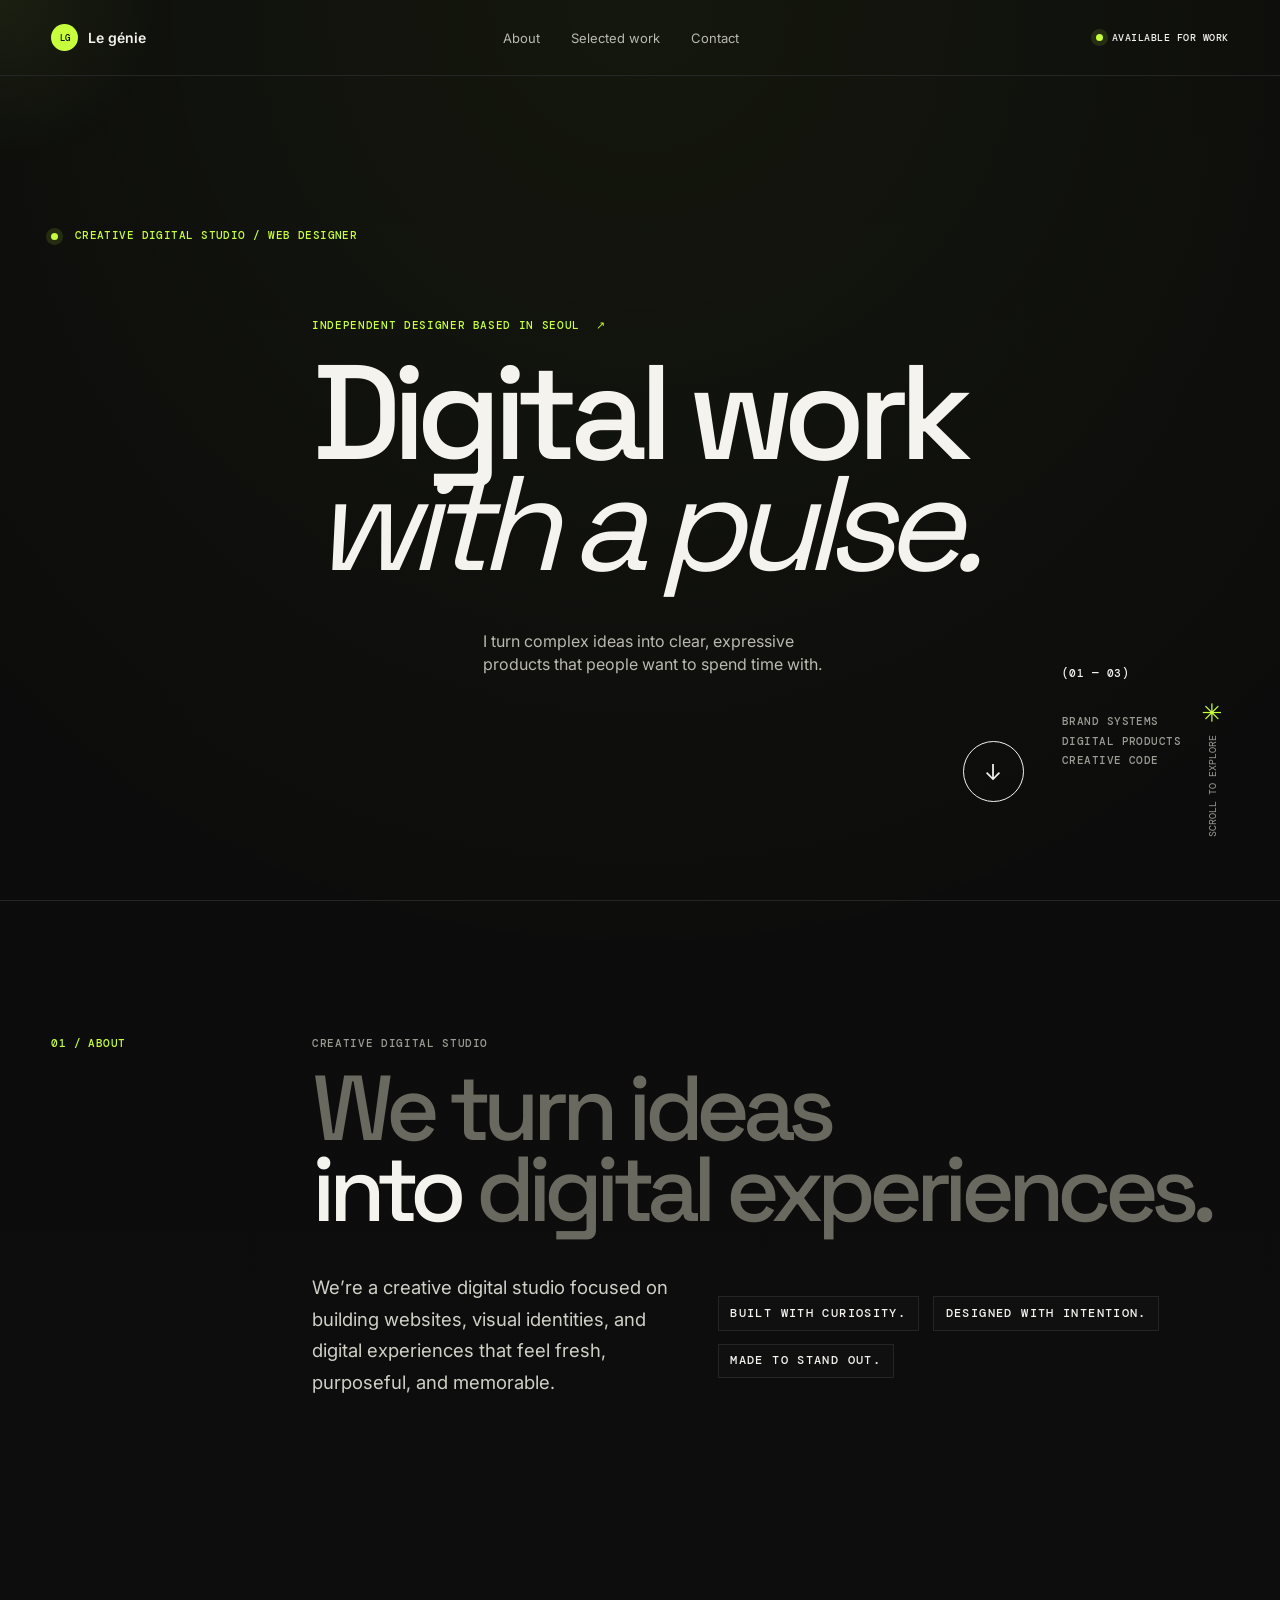
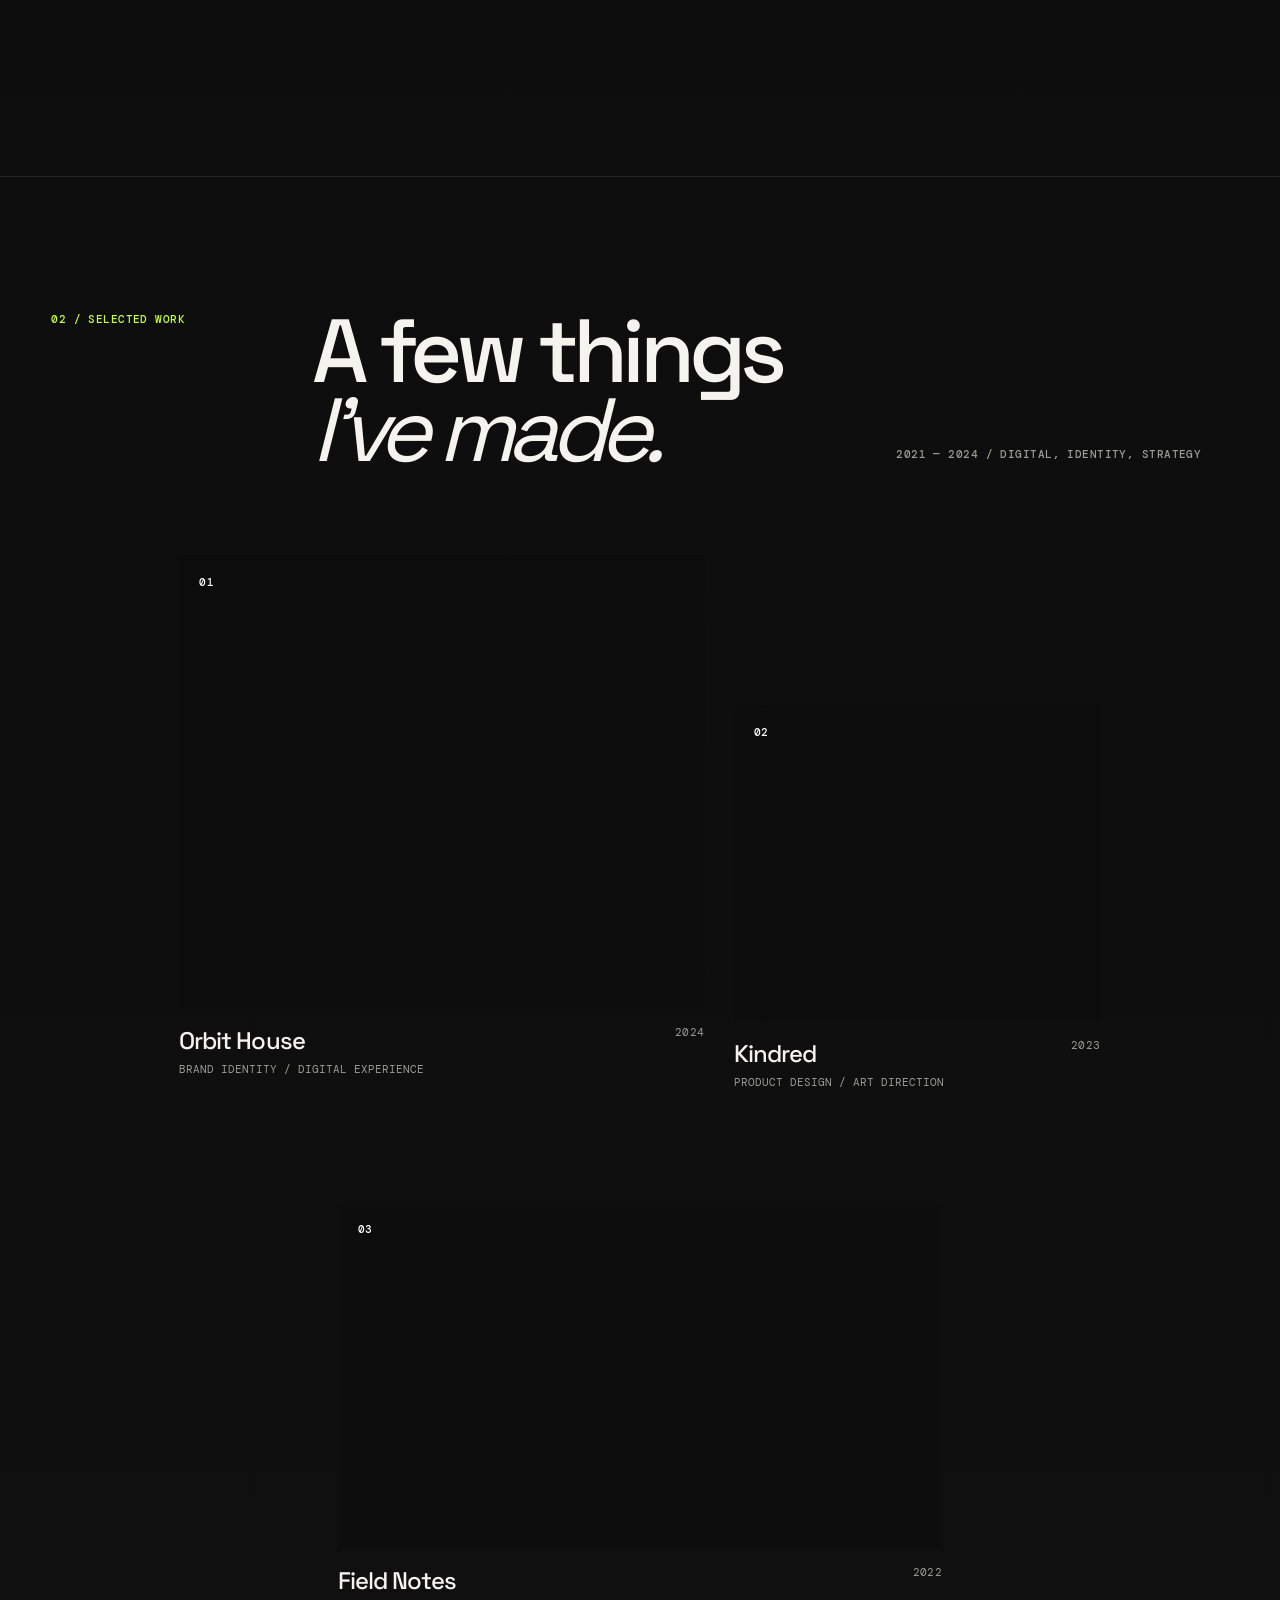
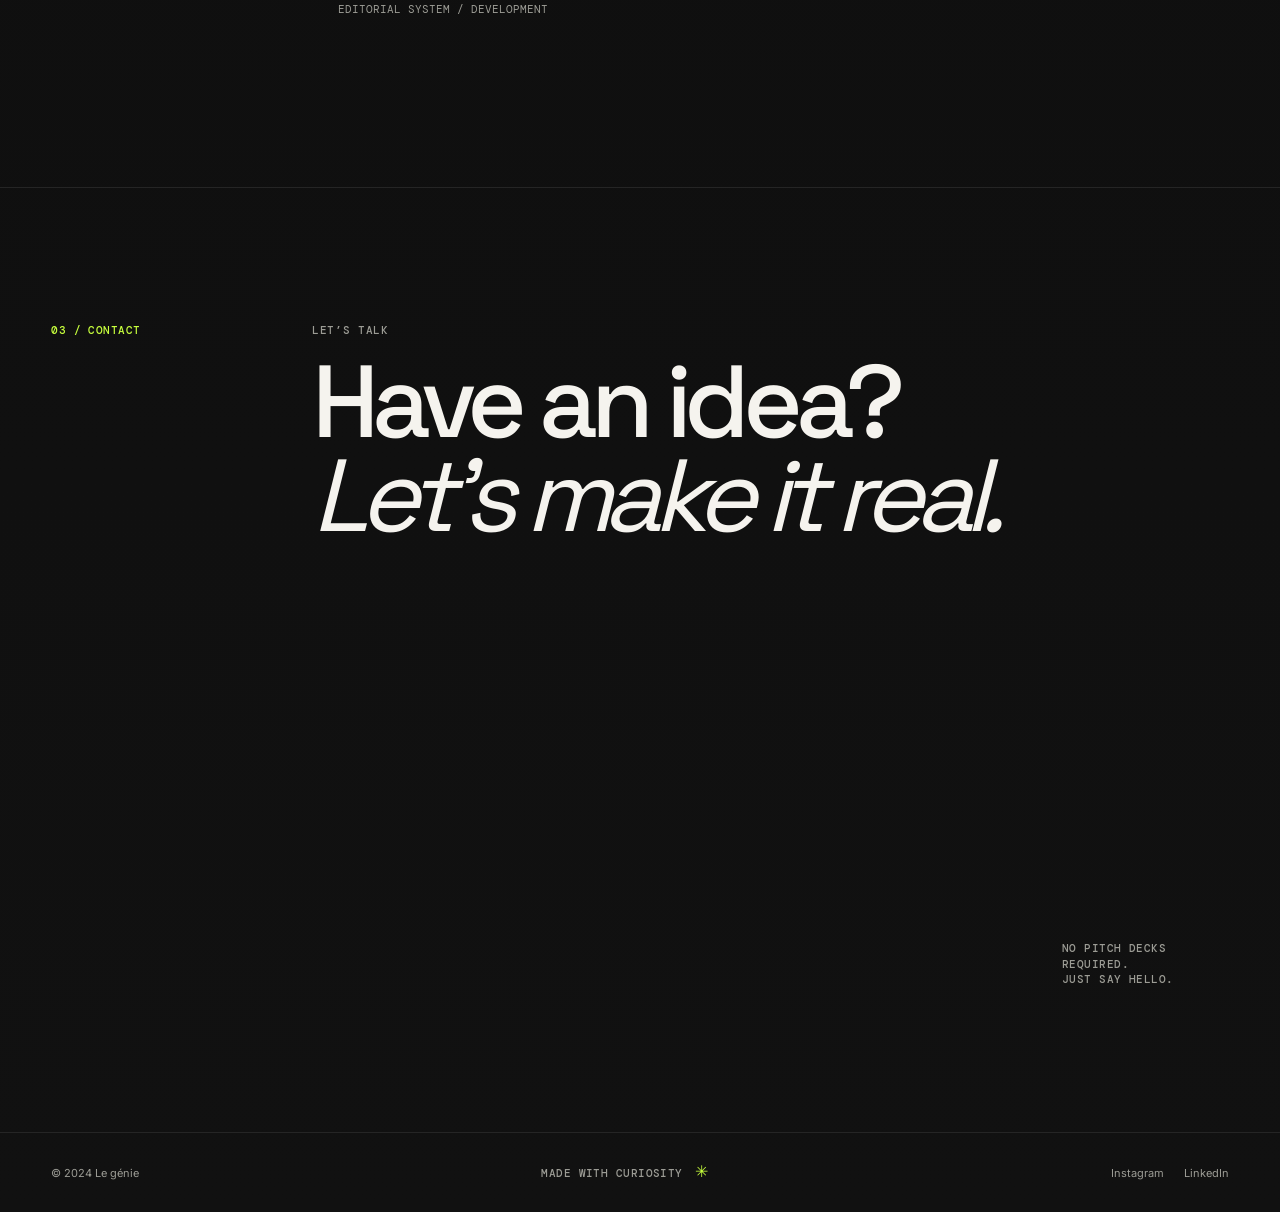
<file: index.html>
<!doctype html>
<html lang="en">
<head>
  <meta charset="UTF-8" />
  <meta name="viewport" content="width=device-width, initial-scale=1.0" />
  <meta name="description" content="Le génie is a creative digital studio crafting digital experiences with clarity, personality, and purpose." />
  <title>Le génie — Creative digital studio</title>
  <link rel="preconnect" href="https://fonts.googleapis.com" />
  <link rel="preconnect" href="https://fonts.gstatic.com" crossorigin />
  <link href="https://fonts.googleapis.com/css2?family=DM+Mono:wght@400;500&family=Inter:wght@400;500;600;700&family=Space+Grotesk:wght@400;500;600;700&display=swap" rel="stylesheet" />
  <link rel="stylesheet" href="styles.css" />
</head>
<body>
  <div class="cursor-glow" aria-hidden="true"></div>
  <header class="site-header">
    <a class="brand" href="#top" aria-label="Le génie home"><span class="brand-mark">LG</span><span>Le génie</span></a>
    <nav class="nav-links" aria-label="Main navigation">
      <a href="#about">About</a>
      <a href="#work">Selected work</a>
      <a href="#contact">Contact</a>
    </nav>
    <a class="availability" href="#contact"><span class="pulse"></span> Available for work</a>
  </header>

  <main id="top">
    <section class="hero page-grid reveal">
      <div class="hero-kicker mono"><span class="status-dot"></span> Creative digital studio / web designer</div>
      <div class="hero-copy">
        <p class="eyebrow">Independent designer based in Seoul <span>↗</span></p>
        <h1>Digital work<br /><em>with a pulse.</em></h1>
        <p class="hero-intro">I turn complex ideas into clear, expressive products that people want to spend time with.</p>
        <a class="circle-link" href="#work" aria-label="Explore selected work"><span>↓</span></a>
      </div>
      <div class="hero-aside mono">
        <span>(01 — 03)</span>
        <p>Brand systems<br />Digital products<br />Creative code</p>
      </div>
      <div class="hero-stamp" aria-hidden="true"><span>Scroll to explore</span><strong>✳</strong></div>
    </section>

    <section class="about page-grid section-rule reveal" id="about">
      <div class="section-label mono">01 / About</div>
      <div class="about-content">
        <div class="about-intro">
          <p class="eyebrow eyebrow-soft">Creative digital studio</p>
          <h2><span class="highlight-phrase">We turn ideas</span><br />into <span class="accent-text">digital experiences.</span></h2>
        </div>

        <div class="about-details">
          <p class="large-copy">We’re a creative digital studio focused on building websites, visual identities, and digital experiences that feel fresh, purposeful, and memorable.</p>

          <div class="brand-line">
            <span>Built with curiosity.</span>
            <span>Designed with intention.</span>
            <span>Made to stand out.</span>
          </div>

          <div class="facts">
            <div class="fact-card reveal-delay">
              <span class="fact-number mono">01 — Web Design</span>
              <p>Modern interfaces built for people.</p>
            </div>
            <div class="fact-card reveal-delay">
              <span class="fact-number mono">02 — Development</span>
              <p>Fast, responsive, functional websites.</p>
            </div>
            <div class="fact-card reveal-delay">
              <span class="fact-number mono">03 — Creative</span>
              <p>Visual ideas with a distinct personality.</p>
            </div>
          </div>
        </div>
      </div>
    </section>

    <section class="work section-rule reveal" id="work">
      <div class="work-heading page-grid">
        <div class="section-label mono">02 / Selected work</div>
        <div><h2>A few things<br /><em>I’ve made.</em></h2><p class="work-note mono">2021 — 2024 / Digital, identity, strategy</p></div>
      </div>
      <div class="project-list">
        <a class="project project-featured" href="#contact">
          <div class="project-image image-one"><span class="project-number mono">01</span><span class="view-project">View case study ↗</span></div>
          <div class="project-meta"><div><h3>Orbit House</h3><p>Brand identity / Digital experience</p></div><span class="year mono">2024</span></div>
        </a>
        <a class="project project-offset" href="#contact">
          <div class="project-image image-two"><span class="project-number mono">02</span><span class="view-project">View case study ↗</span></div>
          <div class="project-meta"><div><h3>Kindred</h3><p>Product design / Art direction</p></div><span class="year mono">2023</span></div>
        </a>
        <a class="project project-wide" href="#contact">
          <div class="project-image image-three"><span class="project-number mono">03</span><span class="view-project">View case study ↗</span></div>
          <div class="project-meta"><div><h3>Field Notes</h3><p>Editorial system / Development</p></div><span class="year mono">2022</span></div>
        </a>
      </div>
    </section>

    <section class="contact page-grid section-rule reveal" id="contact">
      <div class="section-label mono">03 / Contact</div>
      <div class="contact-content">
        <p class="eyebrow eyebrow-soft">Let’s talk</p>
        <h2>Have an idea?<br /><em>Let’s make it real.</em></h2>

      <iframe  id="" allowtransparency="true" allowfullscreen="true" allow="geolocation; microphone; camera" src="https://go.forms.app/form/6ab2fd132590405131f4496f" frameborder="0"style="width: 100%; min-width: 0; height: 450px; border: none;" height:600px; border:none;"></iframe>
      </div>
      <div class="contact-aside mono">No pitch decks required.<br />Just say hello.</div>
    </section>
  </main>

  <footer class="site-footer"><span>© 2024 Le génie</span><span class="mono">Made with curiosity <span class="footer-star">✳</span></span><div class="socials"><a href="#top">Instagram</a><a href="#top">LinkedIn</a></div></footer>
  <script src="script.js"></script>
</body>
</html>
</file>
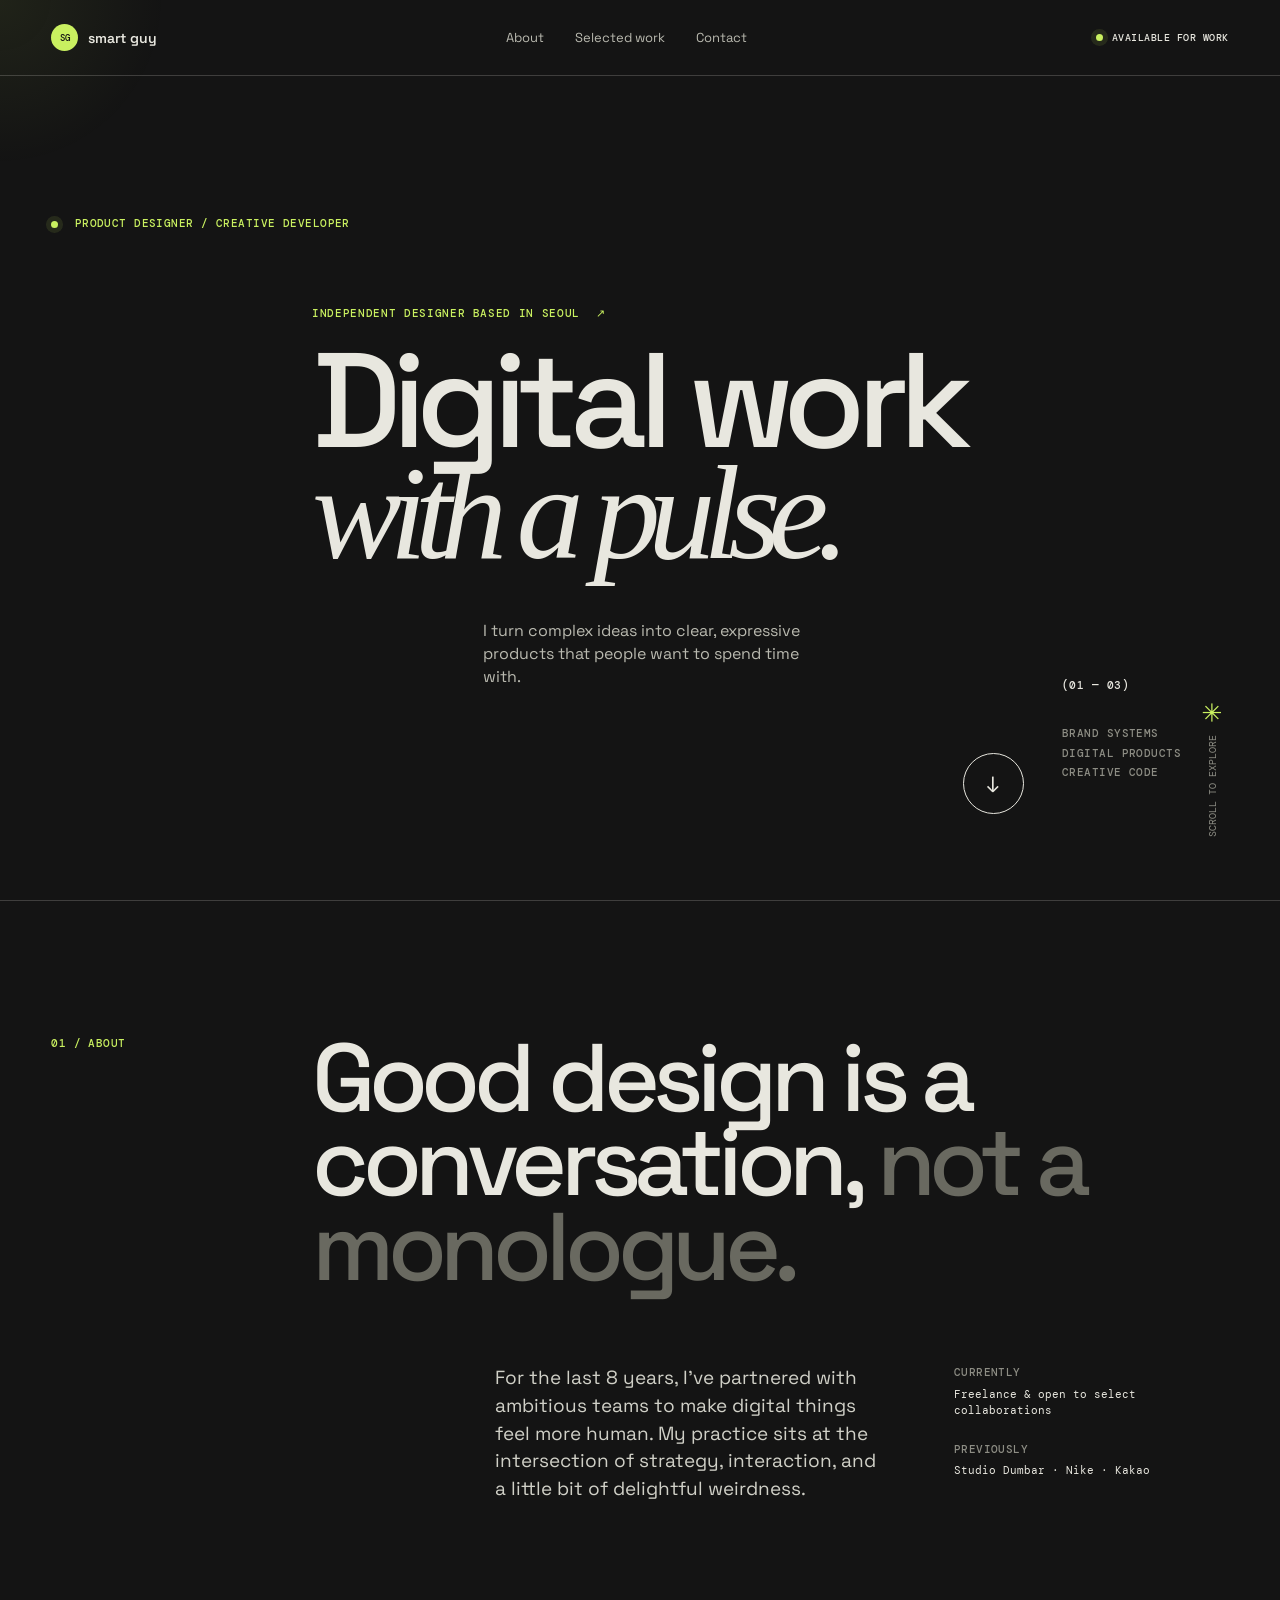
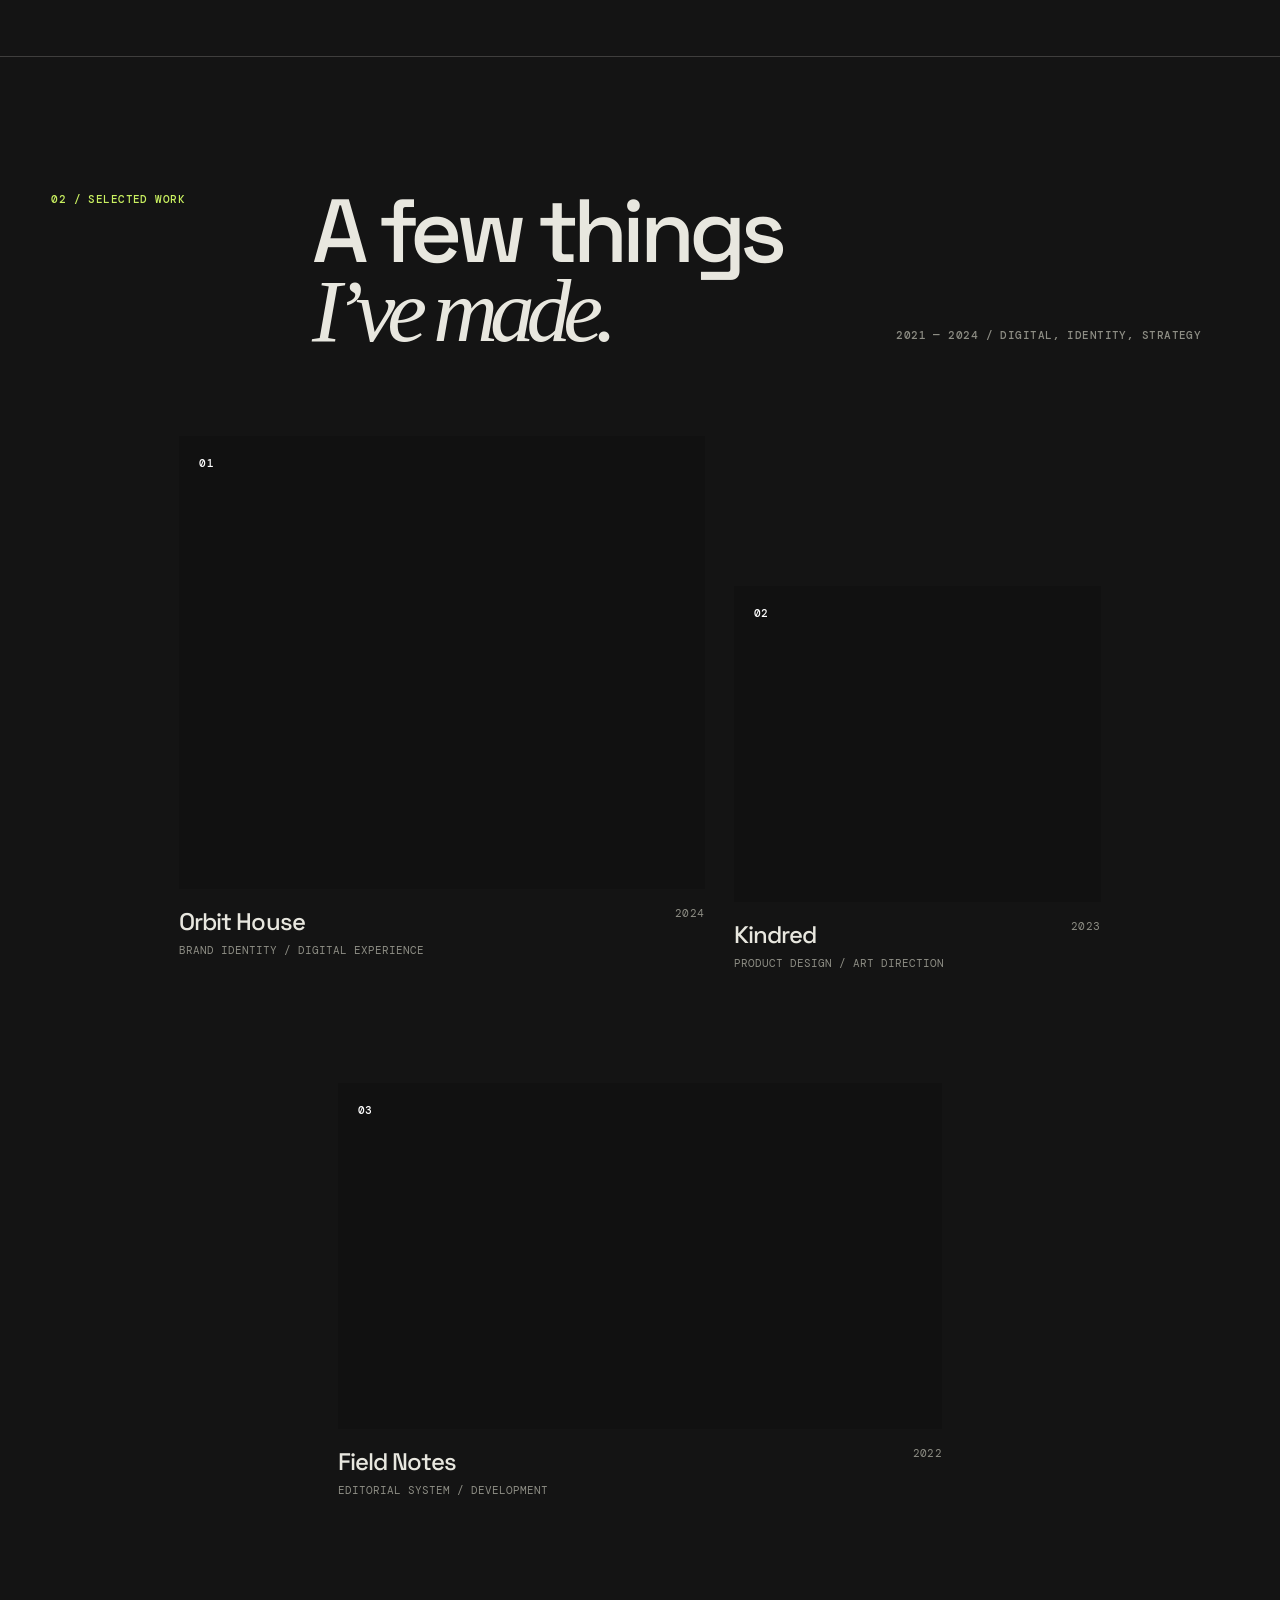
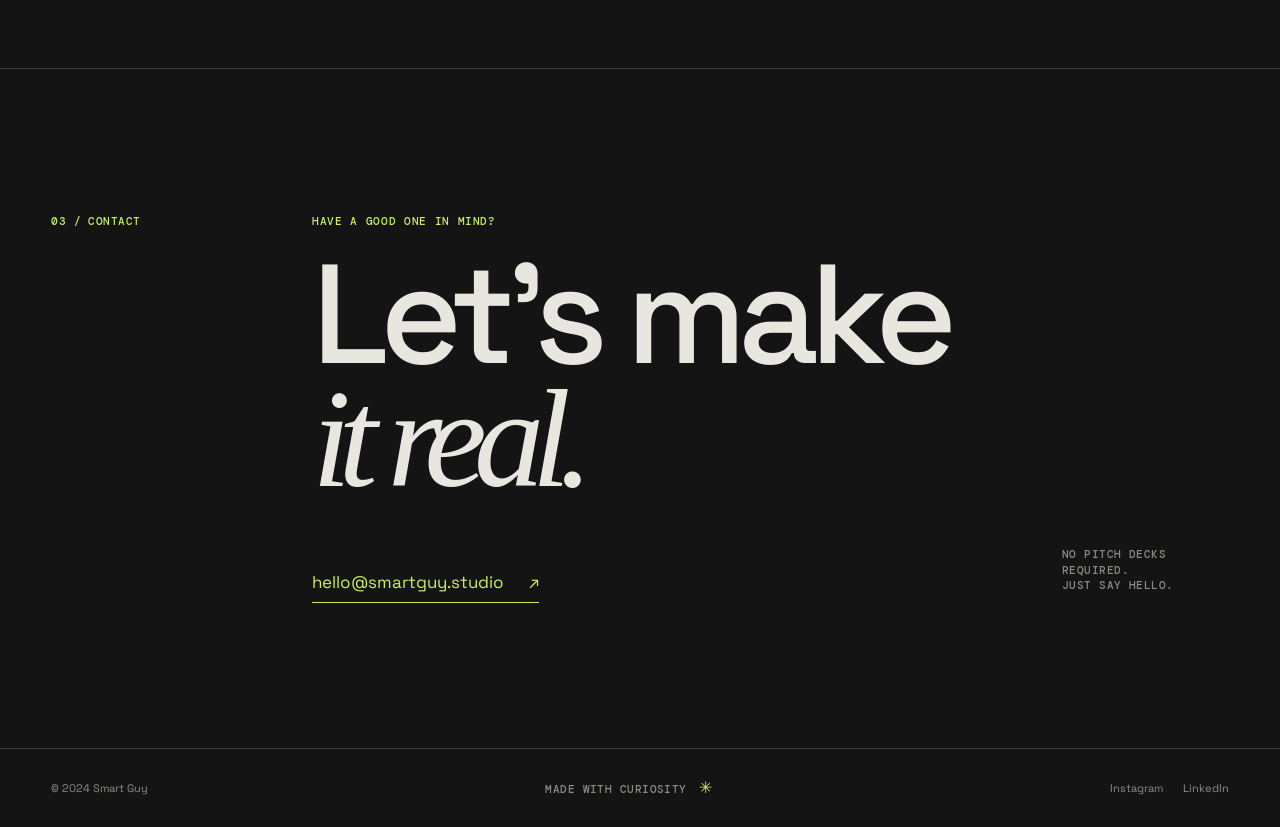
<file: first project/index.html>
<!doctype html>
<html lang="en">
<head>
  <meta charset="UTF-8" />
  <meta name="viewport" content="width=device-width, initial-scale=1.0" />
  <meta name="description" content="Smart Guy is a product designer and creative developer crafting digital experiences with clarity and character." />
  <title>Smart Guy — Product designer & creative developer</title>
  <link rel="preconnect" href="https://fonts.googleapis.com" />
  <link rel="preconnect" href="https://fonts.gstatic.com" crossorigin />
  <link href="https://fonts.googleapis.com/css2?family=DM+Mono:wght@400;500&family=Space+Grotesk:wght@400;500;600;700&display=swap" rel="stylesheet" />
  <link rel="stylesheet" href="styles.css" />
</head>
<body>
  <div class="cursor-glow" aria-hidden="true"></div>
  <header class="site-header">
    <a class="brand" href="#top" aria-label="Smart Guy home"><span class="brand-mark">SG</span><span>smart guy</span></a>
    <nav class="nav-links" aria-label="Main navigation">
      <a href="#about">About</a>
      <a href="#work">Selected work</a>
      <a href="#contact">Contact</a>
    </nav>
    <a class="availability" href="#contact"><span class="pulse"></span> Available for work</a>
  </header>

  <main id="top">
    <section class="hero page-grid reveal">
      <div class="hero-kicker mono"><span class="status-dot"></span> Product designer / creative developer</div>
      <div class="hero-copy">
        <p class="eyebrow">Independent designer based in Seoul <span>↗</span></p>
        <h1>Digital work<br /><em>with a pulse.</em></h1>
        <p class="hero-intro">I turn complex ideas into clear, expressive products that people want to spend time with.</p>
        <a class="circle-link" href="#work" aria-label="Explore selected work"><span>↓</span></a>
      </div>
      <div class="hero-aside mono">
        <span>(01 — 03)</span>
        <p>Brand systems<br />Digital products<br />Creative code</p>
      </div>
      <div class="hero-stamp" aria-hidden="true"><span>Scroll to explore</span><strong>✳</strong></div>
    </section>

    <section class="about page-grid section-rule reveal" id="about">
      <div class="section-label mono">01 / About</div>
      <div class="about-content">
        <h2>Good design is a conversation, <span>not a monologue.</span></h2>
        <div class="about-details">
          <p class="large-copy">For the last 8 years, I’ve partnered with ambitious teams to make digital things feel more human. My practice sits at the intersection of strategy, interaction, and a little bit of delightful weirdness.</p>
          <div class="facts mono"><p>Currently<br /><strong>Freelance & open to select collaborations</strong></p><p>Previously<br /><strong>Studio Dumbar · Nike · Kakao</strong></p></div>
        </div>
      </div>
    </section>

    <section class="work section-rule reveal" id="work">
      <div class="work-heading page-grid">
        <div class="section-label mono">02 / Selected work</div>
        <div><h2>A few things<br /><em>I’ve made.</em></h2><p class="work-note mono">2021 — 2024 / Digital, identity, strategy</p></div>
      </div>
      <div class="project-list">
        <a class="project project-featured" href="#contact">
          <div class="project-image image-one"><span class="project-number mono">01</span><span class="view-project">View case study ↗</span></div>
          <div class="project-meta"><div><h3>Orbit House</h3><p>Brand identity / Digital experience</p></div><span class="year mono">2024</span></div>
        </a>
        <a class="project project-offset" href="#contact">
          <div class="project-image image-two"><span class="project-number mono">02</span><span class="view-project">View case study ↗</span></div>
          <div class="project-meta"><div><h3>Kindred</h3><p>Product design / Art direction</p></div><span class="year mono">2023</span></div>
        </a>
        <a class="project project-wide" href="#contact">
          <div class="project-image image-three"><span class="project-number mono">03</span><span class="view-project">View case study ↗</span></div>
          <div class="project-meta"><div><h3>Field Notes</h3><p>Editorial system / Development</p></div><span class="year mono">2022</span></div>
        </a>
      </div>
    </section>

    <section class="contact page-grid section-rule reveal" id="contact">
      <div class="section-label mono">03 / Contact</div>
      <div class="contact-content"><p class="eyebrow">Have a good one in mind?</p><h2>Let’s make<br /><em>it real.</em></h2><a class="email-link" href="mailto:hello@smartguy.studio">hello@smartguy.studio <span>↗</span></a></div>
      <div class="contact-aside mono">No pitch decks required.<br />Just say hello.</div>
    </section>
  </main>

  <footer class="site-footer"><span>© 2024 Smart Guy</span><span class="mono">Made with curiosity <span class="footer-star">✳</span></span><div class="socials"><a href="#top">Instagram</a><a href="#top">LinkedIn</a></div></footer>
  <script src="script.js"></script>
</body>
</html>
</file>
<file: styles.css>
:root {
  --ink: #0B0B0B;
  --paper: #F5F3EE;
  --muted: #9C9C95;
  --lime: #C7FF3D;
  --lime-soft: rgba(199, 255, 61, 0.12);
  --line: #252525;
  --card: #141414;
  --display: 'Space Grotesk', sans-serif;
  --body: 'Inter', sans-serif;
  --mono: 'DM Mono', monospace;
}

* { box-sizing: border-box; }
html { scroll-behavior: smooth; }
body {
  margin: 0;
  background:
    radial-gradient(circle at top, rgba(199, 255, 61, 0.05), transparent 22%),
    linear-gradient(180deg, var(--ink) 0%, #111111 100%);
  color: var(--paper);
  font-family: var(--body);
  overflow-x: hidden;
}
a { color: inherit; text-decoration: none; }
.mono { font: 500 11px/1.4 var(--mono); letter-spacing: .04em; text-transform: uppercase; }
.page-grid { display: grid; grid-template-columns: minmax(170px, 1fr) minmax(0, 3.2fr) minmax(120px, .75fr); gap: 3vw; }
.site-header { height: 76px; padding: 0 4vw; display: flex; align-items: center; justify-content: space-between; border-bottom: 1px solid var(--line); position: relative; z-index: 5; }
.brand { display: flex; gap: 10px; align-items: center; font-weight: 600; font-size: 14px; }
.brand-mark { display: grid; place-items: center; width: 27px; height: 27px; color: var(--ink); background: var(--lime); border-radius: 50%; font: 500 9px var(--mono); }
.nav-links { display: flex; gap: 31px; font-size: 13px; color: #b9b9af; }
.nav-links a, .socials a { transition: color .25s ease; }
.nav-links a:hover, .socials a:hover { color: var(--lime); }
.availability { font: 500 10px var(--mono); letter-spacing: .05em; text-transform: uppercase; display: flex; align-items: center; gap: 9px; }
.pulse, .status-dot { width: 7px; height: 7px; display: inline-block; border-radius: 50%; background: var(--lime); box-shadow: 0 0 0 5px rgba(199, 255, 61, .12); }
.hero { min-height: calc(100vh - 76px); padding: 13vh 4vw 7vh; position: relative; align-content: center; }
.hero-kicker { grid-column: 1 / -1; color: var(--lime); margin-bottom: 4vh; }
.status-dot { margin-right: 9px; vertical-align: middle; }
.hero-copy { grid-column: 2; }
.eyebrow { color: var(--lime); text-transform: uppercase; font: 500 11px var(--mono); letter-spacing: .06em; margin: 0 0 25px; }
.eyebrow span { margin-left: 8px; }
h1, h2, h3, p { margin-top: 0; }
h1, h2, h3 { font-family: var(--display); }
h1 { font-size: clamp(4.5rem, 10.5vw, 10.5rem); line-height: .83; letter-spacing: -.07em; font-weight: 500; margin: 0; }
h1 em, h2 em { font-family: 'Space Grotesk', sans-serif; font-weight: 400; letter-spacing: -.09em; }
.hero-intro { max-width: 355px; margin: 50px 0 0 24%; font-size: 16px; line-height: 1.45; color: #b9b9af; }
.circle-link { display: grid; place-items: center; border: 1px solid var(--paper); border-radius: 50%; width: 61px; height: 61px; margin: 65px 0 0 auto; transition: background .3s, color .3s, transform .3s; }
.circle-link:hover { background: var(--lime); color: var(--ink); border-color: var(--lime); transform: rotate(-45deg); }
.circle-link span { font-size: 22px; }
.hero-aside { color: var(--muted); align-self: end; padding-bottom: 20px; }
.hero-aside span { color: var(--paper); }
.hero-aside p { margin-top: 30px; line-height: 1.8; }
.hero-stamp { position: absolute; right: 4vw; bottom: 7vh; display: flex; align-items: center; gap: 12px; color: var(--muted); font: 10px var(--mono); text-transform: uppercase; transform: rotate(-90deg) translateX(100%); transform-origin: right bottom; }
.hero-stamp strong { color: var(--lime); font-size: 25px; font-weight: 400; }
.section-rule { border-top: 1px solid var(--line); padding: 135px 4vw; }
.section-label { color: var(--lime); }
.about-content { grid-column: 2 / 4; }
h2 { font-size: clamp(3rem, 7.5vw, 8.5rem); line-height: .88; letter-spacing: -.065em; font-weight: 500; margin: 0; }
.about h2 { max-width: 1040px; font-size: clamp(4.1rem, 7.2vw, 8.8rem); letter-spacing: -.08em; }
.about h2 span { color: #696960; }
.about-intro { margin-bottom: 42px; }
.eyebrow-soft { color: var(--muted); margin-bottom: 18px; }
.highlight-phrase { color: var(--paper); }
.accent-text { color: var(--lime); }
.about-details { display: grid; grid-template-columns: 1.05fr 1.5fr; gap: 2rem 3rem; align-items: start; max-width: 1030px; }
.large-copy { max-width: 610px; font-size: clamp(1.08rem, 1.45vw, 1.55rem); line-height: 1.7; color: #d0d0c7; margin: 0; }
.brand-line {
  display: flex;
  flex-wrap: wrap;
  gap: 0.8rem 0.9rem;
  margin-top: 1.5rem;
  font: 500 0.72rem/1.5 var(--mono);
  letter-spacing: .12em;
  text-transform: uppercase;
  color: var(--paper);
}
.brand-line span {
  display: inline-block;
  padding: 0.48rem 0.72rem;
  border: 1px solid var(--line);
  background: rgba(255,255,255,0.015);
  transition: border-color .25s ease, transform .25s ease;
}
.brand-line span:hover {
  border-color: rgba(199, 255, 61, 0.5);
  transform: translateY(-2px);
}
.facts { display: grid; grid-template-columns: repeat(3, minmax(0, 1fr)); gap: 16px; margin-top: 2rem; }
.fact-card {
  position: relative;
  background: rgba(255,255,255,0.015);
  border: 1px solid var(--line);
  padding: 1.15rem 1rem 1rem;
  min-height: 168px;
  display: flex;
  flex-direction: column;
  gap: 0.9rem;
  justify-content: space-between;
  transition: transform .28s ease, border-color .28s ease, background .28s ease, box-shadow .28s ease;
}
.fact-card::before {
  content: "";
  position: absolute;
  top: 0;
  left: 0;
  width: 100%;
  height: 1px;
  background: linear-gradient(90deg, rgba(199,255,61,0.9), rgba(199,255,61,0));
  opacity: 0;
  transition: opacity .25s ease;
}
.fact-card:hover {
  transform: translateY(-5px);
  border-color: rgba(199, 255, 61, 0.5);
  background: rgba(199, 255, 61, 0.025);
  box-shadow: inset 0 1px 0 rgba(255,255,255,0.04);
}
.fact-card:hover::before {
  opacity: 1;
}
.fact-number {
  color: var(--lime);
  font-size: 10px;
  letter-spacing: .12em;
}
.fact-card p {
  margin: 0;
  color: var(--muted);
  font-size: 0.92rem;
  line-height: 1.7;
}
.reveal-delay { transition-delay: .08s; }
.work { padding-bottom: 160px; }
.work-heading { margin-bottom: 85px; }
.work-heading > div:nth-child(2) { grid-column: 2 / 4; display: flex; justify-content: space-between; align-items: end; }
.work-heading h2 { font-size: clamp(3.5rem, 7vw, 7.5rem); }
.work-note { color: var(--muted); margin: 0 3% 7px 0; }
.project-list { display: grid; grid-template-columns: repeat(12, 1fr); gap: 8vw 2.3vw; padding: 0 10vw; }
.project { display: block; }
.project-featured { grid-column: 1 / 8; }
.project-offset { grid-column: 8 / 13; margin-top: 150px; }
.project-wide { grid-column: 3 / 11; }
.project-image { position: relative; overflow: hidden; aspect-ratio: 1.16 / 1; background: #272b20; transition: transform .5s cubic-bezier(.2,.8,.2,1); }
.project-wide .project-image { aspect-ratio: 1.75 / 1; }
.project:hover .project-image { transform: translateY(-8px); }
.project-image::after { content: ''; position: absolute; inset: 0; background: rgba(0,0,0,.1); transition: background .4s; }
.project:hover .project-image::after { background: rgba(0,0,0,0); }
.image-one { background: url('https://images.unsplash.com/photo-1558655146-d09347e92766?auto=format&fit=crop&w=1400&q=85') center / cover; }
.image-two { background: url('https://images.unsplash.com/photo-1557683316-973673baf926?auto=format&fit=crop&w=1200&q=85') center / cover; }
.image-three { background: url('https://images.unsplash.com/photo-1494438639946-1ebd1d20bf85?auto=format&fit=crop&w=1600&q=85') center / cover; }
.project-number, .view-project { position: absolute; z-index: 1; top: 20px; color: white; }
.project-number { left: 20px; }
.view-project { right: 20px; opacity: 0; transform: translateY(8px); transition: opacity .3s, transform .3s; }
.project:hover .view-project { opacity: 1; transform: translateY(0); }
.project-meta { display: flex; justify-content: space-between; padding-top: 17px; }
.project-meta h3 { font-size: 24px; font-weight: 500; letter-spacing: -.04em; margin-bottom: 6px; }
.project-meta p, .year { color: var(--muted); font: 11px var(--mono); text-transform: uppercase; }
.contact { min-height: 680px; align-content: center; }
.contact-content { grid-column: 2; }
.contact h2 { font-size: clamp(4rem, 8vw, 8rem); line-height: 0.92; letter-spacing: -.07em; }
.contact-copy {
  max-width: 560px;
  margin: 2rem 0 0;
  color: var(--muted);
  font-size: 1rem;
  line-height: 1.8;
}
.contact-form {
  max-width: 640px;
  margin-top: 2.3rem;
  display: grid;
  gap: 1.3rem;
}
.form-row {
  display: grid;
  gap: 0.55rem;
}
.form-row label {
  color: var(--paper);
  font: 500 0.72rem/1.4 var(--mono);
  letter-spacing: .12em;
  text-transform: uppercase;
}
.contact-form input,
.contact-form textarea {
  width: 100%;
  border: 1px solid var(--line);
  background: rgba(255,255,255,0.02);
  color: var(--paper);
  font: 400 1rem/1.5 var(--body);
  padding: 0.9rem 1rem;
  transition: border-color .25s ease, background .25s ease, box-shadow .25s ease;
}
.contact-form input::placeholder,
.contact-form textarea::placeholder {
  color: rgba(245,243,238,0.48);
}
.contact-form input:focus,
.contact-form textarea:focus {
  outline: none;
  border-color: rgba(199, 255, 61, 0.7);
  background: rgba(199, 255, 61, 0.02);
  box-shadow: 0 0 0 3px rgba(199, 255, 61, 0.08);
}
.contact-form textarea {
  resize: vertical;
  min-height: 140px;
}
.send-button {
  justify-self: start;
  display: inline-flex;
  align-items: center;
  gap: 12px;
  padding: 0.9rem 1.2rem;
  border: 1px solid var(--lime);
  background: var(--lime);
  color: var(--ink);
  font: 600 0.76rem/1 var(--mono);
  letter-spacing: .12em;
  text-transform: uppercase;
  cursor: pointer;
  transition: transform .25s ease, box-shadow .25s ease;
}
.send-button:hover {
  transform: translateY(-2px);
  box-shadow: 0 15px 25px rgba(199, 255, 61, 0.15);
}
.email-link { display: inline-flex; gap: 25px; color: var(--lime); border-bottom: 1px solid var(--lime); padding-bottom: 9px; margin-top: 42px; font-size: 17px; }
.email-link span { transition: transform .3s; }
.email-link:hover span { transform: translate(5px, -5px); }
.contact-aside { color: var(--muted); align-self: end; padding-bottom: 10px; }
.site-footer { display: flex; justify-content: space-between; align-items: center; padding: 28px 4vw; color: var(--muted); font-size: 11px; border-top: 1px solid var(--line); }
.footer-star { color: var(--lime); font-size: 16px; margin-left: 5px; }
.socials { display: flex; gap: 20px; }
.cursor-glow { position: fixed; z-index: -1; width: 360px; height: 360px; border-radius: 50%; background: radial-gradient(circle, rgba(201,240,96,.07), transparent 65%); pointer-events: none; transform: translate(-50%, -50%); }
.reveal { opacity: 0; transform: translateY(28px); transition: opacity .8s ease, transform .8s ease; }
.reveal.visible { opacity: 1; transform: translateY(0); }
.about .reveal-delay {
  opacity: 0;
  transform: translateY(18px);
  transition: opacity .7s ease, transform .7s ease, border-color .28s ease, background .28s ease;
}
.about .reveal.visible .reveal-delay {
  opacity: 1;
  transform: translateY(0);
}

@media (max-width: 700px) {
  .site-header { height: 68px; padding: 0 6vw; }
  .nav-links { display: none; }
  .availability { font-size: 9px; }
  .page-grid { grid-template-columns: 1fr; gap: 25px; }
  .hero { min-height: 720px; padding: 65px 6vw 45px; align-content: start; }
  .hero-kicker, .hero-copy, .hero-aside { grid-column: 1; }
  .hero-kicker { margin-bottom: 12vh; }
  h1 { font-size: clamp(4rem, 20vw, 7rem); }
  .hero-intro { margin: 38px 0 0 12%; max-width: 280px; font-size: 15px; }
  .circle-link { margin: 45px 0 0 auto; }
  .hero-aside { position: absolute; left: 6vw; bottom: 40px; }
  .hero-aside p { display: none; }
  .hero-stamp { display: none; }
  .section-rule { padding: 85px 6vw; }
  .about-content, .contact-content { grid-column: 1; }
  h2 { font-size: clamp(3.3rem, 16vw, 6rem); }
  .about-details { grid-template-columns: 1fr; gap: 20px; margin: 50px 0 0; }
  .large-copy { font-size: 17px; }
  .work-heading { gap: 45px; margin-bottom: 55px; }
  .work-heading > div:nth-child(2) { grid-column: 1; display: block; }
  .work-note { margin-top: 25px; }
  .project-list { display: block; padding: 0; }
  .project { margin: 0 0 60px; }
  .project-offset, .project-wide { margin-top: 0; }
  .project-wide .project-image { aspect-ratio: 1.16 / 1; }
  .project-meta h3 { font-size: 21px; }
  .contact { min-height: 620px; }
  .contact-aside { grid-column: 1; align-self: start; }
  .email-link { margin-top: 50px; font-size: 14px; gap: 12px; }
  .site-footer { padding: 25px 6vw; flex-wrap: wrap; gap: 18px; }
  .site-footer > .mono { order: 3; width: 100%; }
}
@media (prefers-reduced-motion: reduce) { *, *::before, *::after { scroll-behavior: auto !important; animation-duration: .01ms !important; transition-duration: .01ms !important; } }
</file>
<file: first project/styles.css>
:root {
  --ink: #141414;
  --paper: #e8e7df;
  --lime: #c9f060;
  --muted: #8d8d84;
  --line: rgba(232, 231, 223, .2);
  --display: 'Space Grotesk', sans-serif;
  --mono: 'DM Mono', monospace;
}

* { box-sizing: border-box; }
html { scroll-behavior: smooth; }
body { margin: 0; background: var(--ink); color: var(--paper); font-family: var(--display); overflow-x: hidden; }
a { color: inherit; text-decoration: none; }
.mono { font: 500 11px/1.4 var(--mono); letter-spacing: .04em; text-transform: uppercase; }
.page-grid { display: grid; grid-template-columns: minmax(170px, 1fr) minmax(0, 3.2fr) minmax(120px, .75fr); gap: 3vw; }
.site-header { height: 76px; padding: 0 4vw; display: flex; align-items: center; justify-content: space-between; border-bottom: 1px solid var(--line); position: relative; z-index: 5; }
.brand { display: flex; gap: 10px; align-items: center; font-weight: 600; font-size: 14px; }
.brand-mark { display: grid; place-items: center; width: 27px; height: 27px; color: var(--ink); background: var(--lime); border-radius: 50%; font: 500 9px var(--mono); }
.nav-links { display: flex; gap: 31px; font-size: 13px; color: #b9b9af; }
.nav-links a, .socials a { transition: color .25s ease; }
.nav-links a:hover, .socials a:hover { color: var(--lime); }
.availability { font: 500 10px var(--mono); letter-spacing: .05em; text-transform: uppercase; display: flex; align-items: center; gap: 9px; }
.pulse, .status-dot { width: 7px; height: 7px; display: inline-block; border-radius: 50%; background: var(--lime); box-shadow: 0 0 0 5px rgba(201, 240, 96, .1); }
.hero { min-height: calc(100vh - 76px); padding: 13vh 4vw 7vh; position: relative; align-content: center; }
.hero-kicker { grid-column: 1 / -1; color: var(--lime); margin-bottom: 4vh; }
.status-dot { margin-right: 9px; vertical-align: middle; }
.hero-copy { grid-column: 2; }
.eyebrow { color: var(--lime); text-transform: uppercase; font: 500 11px var(--mono); letter-spacing: .06em; margin: 0 0 25px; }
.eyebrow span { margin-left: 8px; }
h1, h2, h3, p { margin-top: 0; }
h1 { font-size: clamp(4.5rem, 10.5vw, 10.5rem); line-height: .83; letter-spacing: -.07em; font-weight: 500; margin: 0; }
h1 em, h2 em { font-family: Georgia, serif; font-weight: 400; letter-spacing: -.09em; }
.hero-intro { max-width: 355px; margin: 50px 0 0 24%; font-size: 16px; line-height: 1.45; color: #b9b9af; }
.circle-link { display: grid; place-items: center; border: 1px solid var(--paper); border-radius: 50%; width: 61px; height: 61px; margin: 65px 0 0 auto; transition: background .3s, color .3s, transform .3s; }
.circle-link:hover { background: var(--lime); color: var(--ink); border-color: var(--lime); transform: rotate(-45deg); }
.circle-link span { font-size: 22px; }
.hero-aside { color: var(--muted); align-self: end; padding-bottom: 20px; }
.hero-aside span { color: var(--paper); }
.hero-aside p { margin-top: 30px; line-height: 1.8; }
.hero-stamp { position: absolute; right: 4vw; bottom: 7vh; display: flex; align-items: center; gap: 12px; color: var(--muted); font: 10px var(--mono); text-transform: uppercase; transform: rotate(-90deg) translateX(100%); transform-origin: right bottom; }
.hero-stamp strong { color: var(--lime); font-size: 25px; font-weight: 400; }
.section-rule { border-top: 1px solid var(--line); padding: 135px 4vw; }
.section-label { color: var(--lime); }
.about-content { grid-column: 2 / 4; }
h2 { font-size: clamp(3rem, 7.5vw, 8.5rem); line-height: .88; letter-spacing: -.065em; font-weight: 500; margin: 0; }
.about h2 { max-width: 950px; }
.about h2 span { color: #696960; }
.about-details { display: grid; grid-template-columns: 1.4fr 1fr; gap: 10%; max-width: 800px; margin: 75px 0 0 20%; }
.large-copy { font-size: 19px; line-height: 1.45; color: #d0d0c7; }
.facts { color: var(--muted); line-height: 1.5; }
.facts p { margin: 0 0 22px; }
.facts strong { display: block; color: var(--paper); font: 400 11px/1.5 var(--mono); margin-top: 5px; text-transform: none; letter-spacing: 0; }
.work { padding-bottom: 160px; }
.work-heading { margin-bottom: 85px; }
.work-heading > div:nth-child(2) { grid-column: 2 / 4; display: flex; justify-content: space-between; align-items: end; }
.work-heading h2 { font-size: clamp(3.5rem, 7vw, 7.5rem); }
.work-note { color: var(--muted); margin: 0 3% 7px 0; }
.project-list { display: grid; grid-template-columns: repeat(12, 1fr); gap: 8vw 2.3vw; padding: 0 10vw; }
.project { display: block; }
.project-featured { grid-column: 1 / 8; }
.project-offset { grid-column: 8 / 13; margin-top: 150px; }
.project-wide { grid-column: 3 / 11; }
.project-image { position: relative; overflow: hidden; aspect-ratio: 1.16 / 1; background: #272b20; transition: transform .5s cubic-bezier(.2,.8,.2,1); }
.project-wide .project-image { aspect-ratio: 1.75 / 1; }
.project:hover .project-image { transform: translateY(-8px); }
.project-image::after { content: ''; position: absolute; inset: 0; background: rgba(0,0,0,.1); transition: background .4s; }
.project:hover .project-image::after { background: rgba(0,0,0,0); }
.image-one { background: url('https://images.unsplash.com/photo-1558655146-d09347e92766?auto=format&fit=crop&w=1400&q=85') center / cover; }
.image-two { background: url('https://images.unsplash.com/photo-1557683316-973673baf926?auto=format&fit=crop&w=1200&q=85') center / cover; }
.image-three { background: url('https://images.unsplash.com/photo-1494438639946-1ebd1d20bf85?auto=format&fit=crop&w=1600&q=85') center / cover; }
.project-number, .view-project { position: absolute; z-index: 1; top: 20px; color: white; }
.project-number { left: 20px; }
.view-project { right: 20px; opacity: 0; transform: translateY(8px); transition: opacity .3s, transform .3s; }
.project:hover .view-project { opacity: 1; transform: translateY(0); }
.project-meta { display: flex; justify-content: space-between; padding-top: 17px; }
.project-meta h3 { font-size: 24px; font-weight: 500; letter-spacing: -.04em; margin-bottom: 6px; }
.project-meta p, .year { color: var(--muted); font: 11px var(--mono); text-transform: uppercase; }
.contact { min-height: 680px; align-content: center; }
.contact-content { grid-column: 2; }
.contact h2 { font-size: clamp(5rem, 11vw, 12rem); }
.email-link { display: inline-flex; gap: 25px; color: var(--lime); border-bottom: 1px solid var(--lime); padding-bottom: 9px; margin-top: 70px; font-size: 17px; }
.email-link span { transition: transform .3s; }
.email-link:hover span { transform: translate(5px, -5px); }
.contact-aside { color: var(--muted); align-self: end; padding-bottom: 10px; }
.site-footer { display: flex; justify-content: space-between; align-items: center; padding: 28px 4vw; color: var(--muted); font-size: 11px; border-top: 1px solid var(--line); }
.footer-star { color: var(--lime); font-size: 16px; margin-left: 5px; }
.socials { display: flex; gap: 20px; }
.cursor-glow { position: fixed; z-index: -1; width: 360px; height: 360px; border-radius: 50%; background: radial-gradient(circle, rgba(201,240,96,.07), transparent 65%); pointer-events: none; transform: translate(-50%, -50%); }
.reveal { opacity: 0; transform: translateY(28px); transition: opacity .8s ease, transform .8s ease; }
.reveal.visible { opacity: 1; transform: translateY(0); }

@media (max-width: 700px) {
  .site-header { height: 68px; padding: 0 6vw; }
  .nav-links { display: none; }
  .availability { font-size: 9px; }
  .page-grid { grid-template-columns: 1fr; gap: 25px; }
  .hero { min-height: 720px; padding: 65px 6vw 45px; align-content: start; }
  .hero-kicker, .hero-copy, .hero-aside { grid-column: 1; }
  .hero-kicker { margin-bottom: 12vh; }
  h1 { font-size: clamp(4rem, 20vw, 7rem); }
  .hero-intro { margin: 38px 0 0 12%; max-width: 280px; font-size: 15px; }
  .circle-link { margin: 45px 0 0 auto; }
  .hero-aside { position: absolute; left: 6vw; bottom: 40px; }
  .hero-aside p { display: none; }
  .hero-stamp { display: none; }
  .section-rule { padding: 85px 6vw; }
  .about-content, .contact-content { grid-column: 1; }
  h2 { font-size: clamp(3.3rem, 16vw, 6rem); }
  .about-details { grid-template-columns: 1fr; gap: 20px; margin: 50px 0 0; }
  .large-copy { font-size: 17px; }
  .work-heading { gap: 45px; margin-bottom: 55px; }
  .work-heading > div:nth-child(2) { grid-column: 1; display: block; }
  .work-note { margin-top: 25px; }
  .project-list { display: block; padding: 0; }
  .project { margin: 0 0 60px; }
  .project-offset, .project-wide { margin-top: 0; }
  .project-wide .project-image { aspect-ratio: 1.16 / 1; }
  .project-meta h3 { font-size: 21px; }
  .contact { min-height: 620px; }
  .contact-aside { grid-column: 1; align-self: start; }
  .email-link { margin-top: 50px; font-size: 14px; gap: 12px; }
  .site-footer { padding: 25px 6vw; flex-wrap: wrap; gap: 18px; }
  .site-footer > .mono { order: 3; width: 100%; }
}
@media (prefers-reduced-motion: reduce) { *, *::before, *::after { scroll-behavior: auto !important; animation-duration: .01ms !important; transition-duration: .01ms !important; } }
</file>
